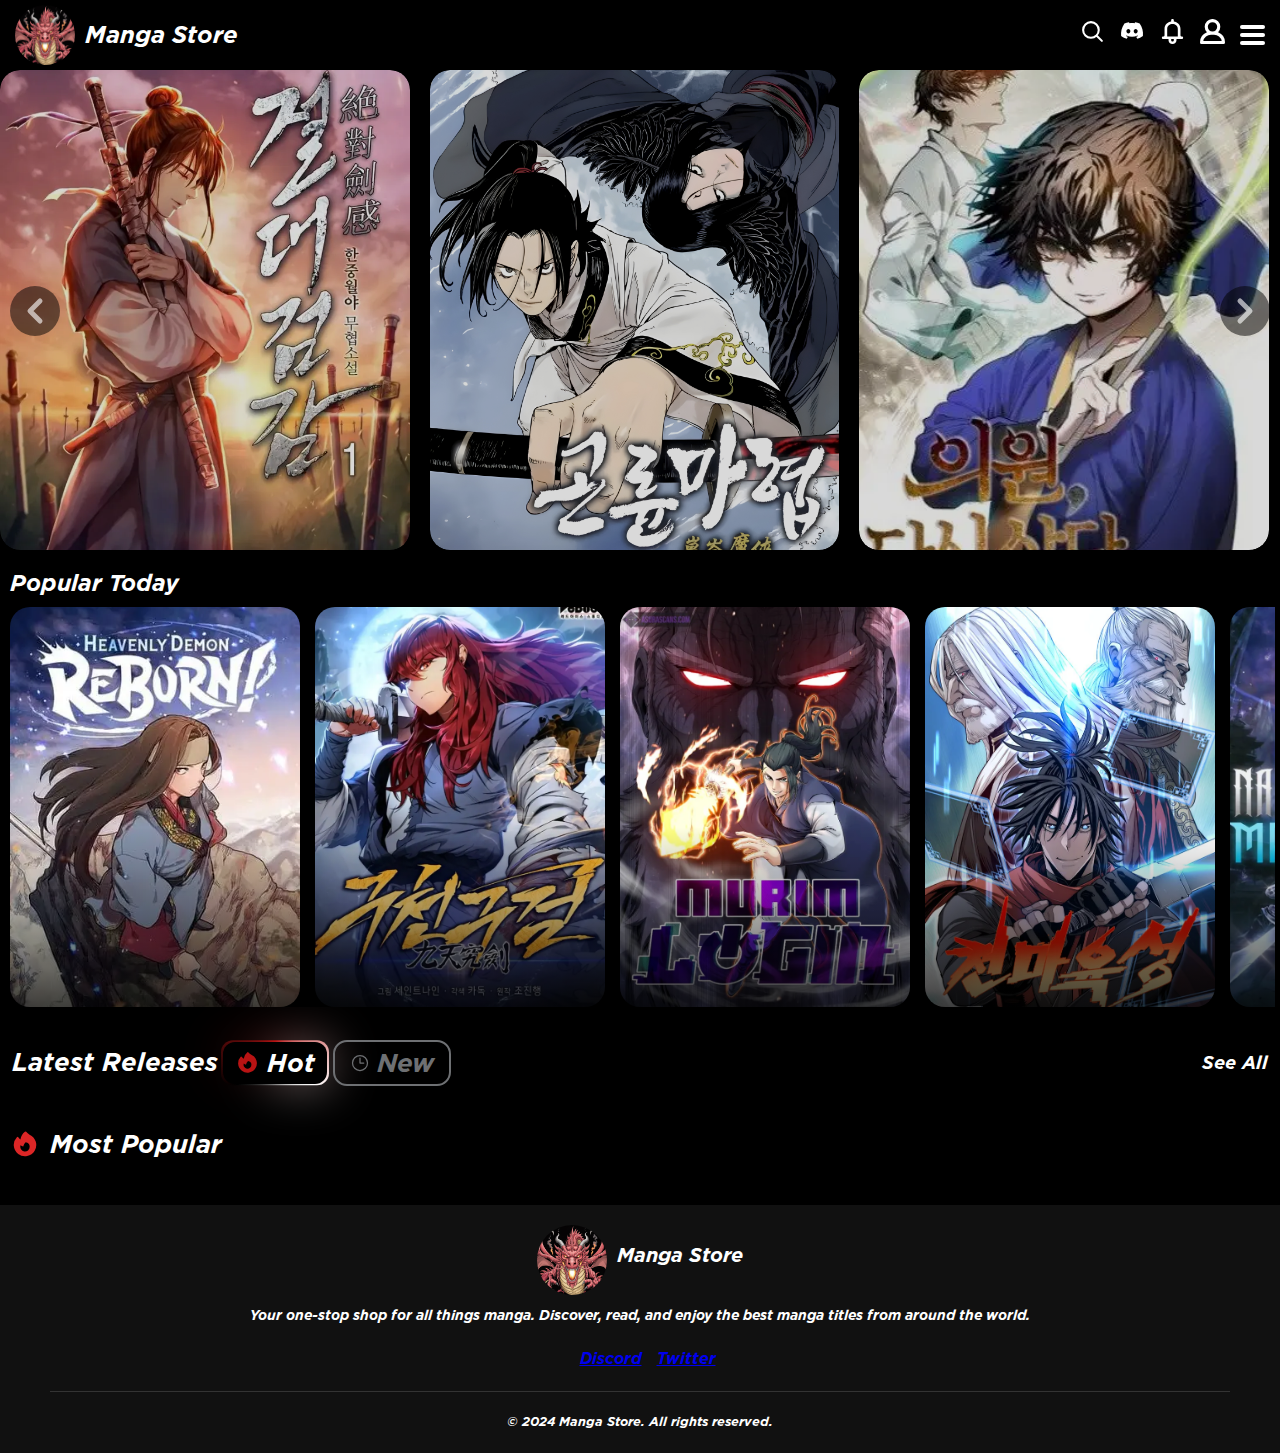
<file: index.html>
<!DOCTYPE html>
<html lang="en">

<head>
    <meta charset="UTF-8">
    <meta name="viewport" content="width=device-width, initial-scale=1.0">
    <title>Manga Store</title>
    <link rel="stylesheet" href="index.css">
</head>

<body>
    <nav>
        <div class="nav-categories">
            <div class="logo">
                <img src="../logo/Dragon.jpeg" alt="Manga Store Logo" width="100">
                <span>Manga Store</span>
            </div>
            <div class="nav-link1">
                <a href="index.html" class="home">Home</a>
                <a href="manga.html">Manga</a>
                <a href="contact.html">Contact</a>
                <a href="about.html">About</a>
                <a href="help.html">Help</a>
            </div>
        </div>
        <div class="nav-actions">
            <div class="search">
                <div class="search-icon" id="search-icon" data-type="search-icon">
                    <svg width="64px" height="64px" viewBox="0 0 24 24" fill="none" xmlns="http://www.w3.org/2000/svg">
                        <g id="SVGRepo_bgCarrier" stroke-width="0"></g>
                        <g id="SVGRepo_tracerCarrier" stroke-linecap="round" stroke-linejoin="round"></g>
                        <g id="SVGRepo_iconCarrier">
                            <path
                                d="M15.7955 15.8111L21 21M18 10.5C18 14.6421 14.6421 18 10.5 18C6.35786 18 3 14.6421 3 10.5C3 6.35786 6.35786 3 10.5 3C14.6421 3 18 6.35786 18 10.5Z"
                                stroke="#ffffff" stroke-width="2" stroke-linecap="round" stroke-linejoin="round"></path>
                        </g>
                    </svg>
                </div>
                <div class="search-overlay" id="search-overlay" data-type="search-overlay">
                    <div class="input-text">
                        <div class="inputs">
                            <input type="text" placeholder="Search manga...">
                            <svg width="64px" height="64px" viewBox="0 0 24 24" fill="none"
                                xmlns="http://www.w3.org/2000/svg">
                                <g id="SVGRepo_bgCarrier" stroke-width="0"></g>
                                <g id="SVGRepo_tracerCarrier" stroke-linecap="round" stroke-linejoin="round"></g>
                                <g id="SVGRepo_iconCarrier">
                                    <path fill-rule="evenodd" clip-rule="evenodd"
                                        d="M5.29289 5.29289C5.68342 4.90237 6.31658 4.90237 6.70711 5.29289L12 10.5858L17.2929 5.29289C17.6834 4.90237 18.3166 4.90237 18.7071 5.29289C19.0976 5.68342 19.0976 6.31658 18.7071 6.70711L13.4142 12L18.7071 17.2929C19.0976 17.6834 19.0976 18.3166 18.7071 18.7071C18.3166 19.0976 17.6834 19.0976 17.2929 18.7071L12 13.4142L6.70711 18.7071C6.31658 19.0976 5.68342 19.0976 5.29289 18.7071C4.90237 18.3166 4.90237 17.6834 5.29289 17.2929L10.5858 12L5.29289 6.70711C4.90237 6.31658 4.90237 5.68342 5.29289 5.29289Z"
                                        fill="#000"></path>
                                </g>
                            </svg>
                        </div>
                        <div class="all-svg">
                            <div class="svg-1">
                                <svg width="64px" height="64px" viewBox="0 0 24 24" fill="none"
                                    xmlns="http://www.w3.org/2000/svg">
                                    <g id="SVGRepo_bgCarrier" stroke-width="0"></g>
                                    <g id="SVGRepo_tracerCarrier" stroke-linecap="round" stroke-linejoin="round"></g>
                                    <g id="SVGRepo_iconCarrier">
                                        <path
                                            d="M15.7955 15.8111L21 21M18 10.5C18 14.6421 14.6421 18 10.5 18C6.35786 18 3 14.6421 3 10.5C3 6.35786 6.35786 3 10.5 3C14.6421 3 18 6.35786 18 10.5Z"
                                            stroke="#ffffff" stroke-width="2" stroke-linecap="round"
                                            stroke-linejoin="round"></path>
                                    </g>
                                </svg>
                            </div>
                            <div class="svg-2">
                                <svg width="64px" height="64px" viewBox="0 0 24 24" fill="none"
                                    xmlns="http://www.w3.org/2000/svg">
                                    <g id="SVGRepo_bgCarrier" stroke-width="0"></g>
                                    <g id="SVGRepo_tracerCarrier" stroke-linecap="round" stroke-linejoin="round"></g>
                                    <g id="SVGRepo_iconCarrier">
                                        <path fill-rule="evenodd" clip-rule="evenodd"
                                            d="M5.29289 5.29289C5.68342 4.90237 6.31658 4.90237 6.70711 5.29289L12 10.5858L17.2929 5.29289C17.6834 4.90237 18.3166 4.90237 18.7071 5.29289C19.0976 5.68342 19.0976 6.31658 18.7071 6.70711L13.4142 12L18.7071 17.2929C19.0976 17.6834 19.0976 18.3166 18.7071 18.7071C18.3166 19.0976 17.6834 19.0976 17.2929 18.7071L12 13.4142L6.70711 18.7071C6.31658 19.0976 5.68342 19.0976 5.29289 18.7071C4.90237 18.3166 4.90237 17.6834 5.29289 17.2929L10.5858 12L5.29289 6.70711C4.90237 6.31658 4.90237 5.68342 5.29289 5.29289Z"
                                            fill="#ffffff"></path>
                                    </g>
                                </svg>
                            </div>
                        </div>
                        <div class="search-results"></div>
                    </div>
                </div>
            </div>

            <a href="discord"><svg width="64px" height="64px" viewBox="0 0 24 24" fill="none"
                    xmlns="http://www.w3.org/2000/svg">
                    <g id="SVGRepo_bgCarrier" stroke-width="0"></g>
                    <g id="SVGRepo_tracerCarrier" stroke-linecap="round" stroke-linejoin="round"></g>
                    <g id="SVGRepo_iconCarrier">
                        <path
                            d="M18.8944 4.34399C17.5184 3.71467 16.057 3.256 14.5317 3C14.3397 3.33067 14.1263 3.77866 13.977 4.13067C12.3546 3.89599 10.7439 3.89599 9.14394 4.13067C8.9946 3.77866 8.77059 3.33067 8.58925 3C7.05328 3.256 5.59194 3.71467 4.22555 4.34399C1.46289 8.41865 0.716219 12.3973 1.08955 16.3226C2.92421 17.6559 4.6949 18.4666 6.43463 19C6.86129 18.424 7.2453 17.8053 7.57597 17.1546C6.94663 16.92 6.3493 16.632 5.7733 16.2906C5.92263 16.184 6.07197 16.0667 6.21064 15.9493C9.68796 17.5387 13.4544 17.5387 16.889 15.9493C17.0383 16.0667 17.177 16.184 17.3263 16.2906C16.7503 16.632 16.153 16.92 15.5237 17.1546C15.8543 17.8053 16.2384 18.424 16.665 19C18.4037 18.4666 20.185 17.6559 22.0101 16.3226C22.4687 11.7787 21.2837 7.83202 18.8944 4.34399ZM8.05596 13.9013C7.01061 13.9013 6.15728 12.952 6.15728 11.7893C6.15728 10.6267 6.98928 9.67731 8.05596 9.67731C9.11194 9.67731 9.97591 10.6267 9.95457 11.7893C9.95457 12.952 9.11194 13.9013 8.05596 13.9013ZM15.065 13.9013C14.0197 13.9013 13.1653 12.952 13.1653 11.7893C13.1653 10.6267 13.9983 9.67731 15.065 9.67731C16.121 9.67731 16.985 10.6267 16.9637 11.7893C16.9637 12.952 16.1317 13.9013 15.065 13.9013Z"
                            fill="#ffffff"></path>
                    </g>
                </svg></a>

            <a href="notifition.html"><svg width="64px" height="64px" viewBox="-1.5 0 20 20" version="1.1"
                    xmlns="http://www.w3.org/2000/svg" xmlns:xlink="http://www.w3.org/1999/xlink" fill="#ffffff">
                    <g id="SVGRepo_bgCarrier" stroke-width="0"></g>
                    <g id="SVGRepo_tracerCarrier" stroke-linecap="round" stroke-linejoin="round"></g>
                    <g id="SVGRepo_iconCarrier">
                        <title>notification_bell [#ffffff]</title>
                        <desc>Created with Sketch.</desc>
                        <defs> </defs>
                        <g id="Page-1" stroke="none" stroke-width="1" fill="none" fill-rule="evenodd">
                            <g id="Dribbble-Light-Preview" transform="translate(-181.000000, -720.000000)"
                                fill="#ffffff">
                                <g id="icons" transform="translate(56.000000, 160.000000)">
                                    <path
                                        d="M137.75,574 L129.25,574 L129.25,568 C129.25,565.334 131.375,564 133.498937,564 L133.501063,564 C135.625,564 137.75,565.334 137.75,568 L137.75,574 Z M134.5625,577 C134.5625,577.552 134.0865,578 133.5,578 C132.9135,578 132.4375,577.552 132.4375,577 L132.4375,576 L134.5625,576 L134.5625,577 Z M140.9375,574 C140.351,574 139.875,573.552 139.875,573 L139.875,568 C139.875,564.447 137.359,562.475 134.5625,562.079 L134.5625,561 C134.5625,560.448 134.0865,560 133.5,560 C132.9135,560 132.4375,560.448 132.4375,561 L132.4375,562.079 C129.641,562.475 127.125,564.447 127.125,568 L127.125,573 C127.125,573.552 126.649,574 126.0625,574 C125.476,574 125,574.448 125,575 C125,575.552 125.476,576 126.0625,576 L130.3125,576 L130.3125,577 C130.3125,578.657 131.739438,580 133.5,580 C135.260563,580 136.6875,578.657 136.6875,577 L136.6875,576 L140.9375,576 C141.524,576 142,575.552 142,575 C142,574.448 141.524,574 140.9375,574 L140.9375,574 Z"
                                        id="notification_bell-[#ffffff]"> </path>
                                </g>
                            </g>
                        </g>
                    </g>
                </svg></a>

            <a href="login.html"><svg fill="#ffffff" width="64px" height="64px" viewBox="0 0 96 96"
                    xmlns="http://www.w3.org/2000/svg">
                    <g id="SVGRepo_bgCarrier" stroke-width="0"></g>
                    <g id="SVGRepo_tracerCarrier" stroke-linecap="round" stroke-linejoin="round"></g>
                    <g id="SVGRepo_iconCarrier">
                        <title></title>
                        <path
                            d="M69.3677,51.0059a30,30,0,1,0-42.7354,0A41.9971,41.9971,0,0,0,0,90a5.9966,5.9966,0,0,0,6,6H90a5.9966,5.9966,0,0,0,6-6A41.9971,41.9971,0,0,0,69.3677,51.0059ZM48,12A18,18,0,1,1,30,30,18.02,18.02,0,0,1,48,12ZM12.5977,84A30.0624,30.0624,0,0,1,42,60H54A30.0624,30.0624,0,0,1,83.4023,84Z">
                        </path>
                    </g>
                </svg></a>
            <div class="hum">
                <!-- HAMBURGER BUTTON -->
                <button class="hamburger" id="hamburger" data-type="hamMenu">
                    <span></span>
                    <span></span>
                    <span></span>
                </button>
                <!-- NAV LINKS MOVED TO **LAST** ITEM -->
                <div class="nav-link2" id="navMenu" data-type="Menu">
                    <a href="index.html" class="home">Home</a>
                    <a href="manga.html">Manga</a>
                    <a href="contact.html">Contact</a>
                    <a href="about.html">About</a>
                    <a href="help.html">Help</a>
                </div>
            </div>
        </div>
    </nav>

    <main class="main-content">
        <section class="slide-container">
            <!-- <h1>Welcome to Manga Store</h1> -->

            <!-- <div class="slide-container"> -->
            <button class="slider-btn" id="prevBtn"> <svg width="50" height="50" viewBox="0 0 50 50"
                    xmlns="http://www.w3.org/2000/svg">
                    <circle cx="25" cy="25" r="25" fill="rgba(0, 0, 0, 0.5)" />
                    <polyline points="30,15 20,25 30,35" fill="none" stroke="#ffffff9c" stroke-width="5"
                        stroke-linecap="round" stroke-linejoin="round" />
                </svg>
            </button>

            <div class="slides-wrapper" id="slidesWrapper">
                <!--dynamic-->
            </div>

            <button class="slider-btn" id="nextBtn"> <svg width="50" height="50" viewBox="0 0 50 50"
                    xmlns="http://www.w3.org/2000/svg">
                    <circle cx="25" cy="25" r="25" fill="rgba(0, 0, 0, 0.5)" />
                    <polyline points="20,15 30,25 20,35" fill="none" stroke="#ffffff9c" stroke-width="5"
                        stroke-linecap="round" stroke-linejoin="round" />
                </svg>
            </button>
            <!-- </div> -->
        </section>


        <section class="popular-today">
            <h2>Popular Today</h2>
            <div class="popular-today-container">
                <!-- <button class="sli-btn" id="prevPopularBtn">&#10094;</button> -->
                <div class="wrp-group" id="popularTodayWrapper">

                    <!--dynamic-->

                </div>
                <!-- <button class="sli-btn" id="nextPopularBtn">&#10095;</button> -->
            </div>
        </section>

        <section class="latest-releases">
            <div class="m-text">
                <h2>Latest Releases</h2>
                <div class="text">
                    <div class="box-1">
                        <svg xmlns="http://www.w3.org/2000/svg" viewBox="0 0 24 24" fill="currentColor"
                            aria-hidden="true" data-slot="icon" class="w-5 h-5">
                            <path fill-rule="evenodd"
                                d="M12.963 2.286a.75.75 0 0 0-1.071-.136 9.742 9.742 0 0 0-3.539 6.176 7.547 7.547 0 0 1-1.705-1.715.75.75 0 0 0-1.152-.082A9 9 0 1 0 15.68 4.534a7.46 7.46 0 0 1-2.717-2.248ZM15.75 14.25a3.75 3.75 0 1 1-7.313-1.172c.628.465 1.35.81 2.133 1a5.99 5.99 0 0 1 1.925-3.546 3.75 3.75 0 0 1 3.255 3.718Z"
                                clip-rule="evenodd"></path>
                        </svg>
                        <h2>Hot</h2>
                    </div>
                    <div class="box-2">
                        <svg xmlns="http://www.w3.org/2000/svg" fill="none" viewBox="0 0 24 24" stroke-width="1.5"
                            stroke="currentColor" aria-hidden="true" data-slot="icon" class="h-4 w-4 text-gray-300">
                            <path stroke-linecap="round" stroke-linejoin="round"
                                d="M12 6v6h4.5m4.5 0a9 9 0 1 1-18 0 9 9 0 0 1 18 0Z"></path>
                        </svg>
                        <h2>New</h2>
                    </div>
                </div>
                <a href="manga.html">See All</a>
            </div>

            <div class="latest-releases-container" id="latestReleasesContainer">
                <!--dynamic-->
            </div>
        </section>

        <section class="Most-Popular">
            <div class="Most-Popular-head">
                <svg xmlns="http://www.w3.org/2000/svg" viewBox="0 0 24 24" fill="currentColor" aria-hidden="true"
                    data-slot="icon" class="w-5 h-5">
                    <path fill-rule="evenodd"
                        d="M12.963 2.286a.75.75 0 0 0-1.071-.136 9.742 9.742 0 0 0-3.539 6.176 7.547 7.547 0 0 1-1.705-1.715.75.75 0 0 0-1.152-.082A9 9 0 1 0 15.68 4.534a7.46 7.46 0 0 1-2.717-2.248ZM15.75 14.25a3.75 3.75 0 1 1-7.313-1.172c.628.465 1.35.81 2.133 1a5.99 5.99 0 0 1 1.925-3.546 3.75 3.75 0 0 1 3.255 3.718Z"
                        clip-rule="evenodd"></path>
                </svg>
                <h2>Most Popular</h2>
            </div>
            <div class="Most-Popular-container" id="mostPopularContainer">
                <!------dynamic------->
            </div>
        </section>

        <section class="footer">
            <div class="footer-content">
                <div class="footer-section about">
                    <div class="footer-logo">
                        <img src="../logo/Dragon.jpeg" alt="Manga Store Logo" width="100">
                        <h2>Manga Store</h2>
                    </div>
                    <p>Your one-stop shop for all things manga. Discover, read, and enjoy the best manga titles from
                        around the world.</p>
                </div>
                <div class="footer-section-links">
                    <a href="https://facebook"></a>
                    <a href="https://discord.com/invite/yourserver" target="_blank">Discord</a>
                    <a href="https://twitter.com/yourprofile" target="_blank">Twitter</a>
                </div>
            </div>
            <div class="footer-bottom">
                &copy; 2024 Manga Store. All rights reserved.
            </div>
        </section>
    </main>
    <script src="item.js"></script>
    <script src="dynamic.js"></script>
    <script src="main.js"></script>
    <script src="ham.js"></script>
</body>

</html>
</file>
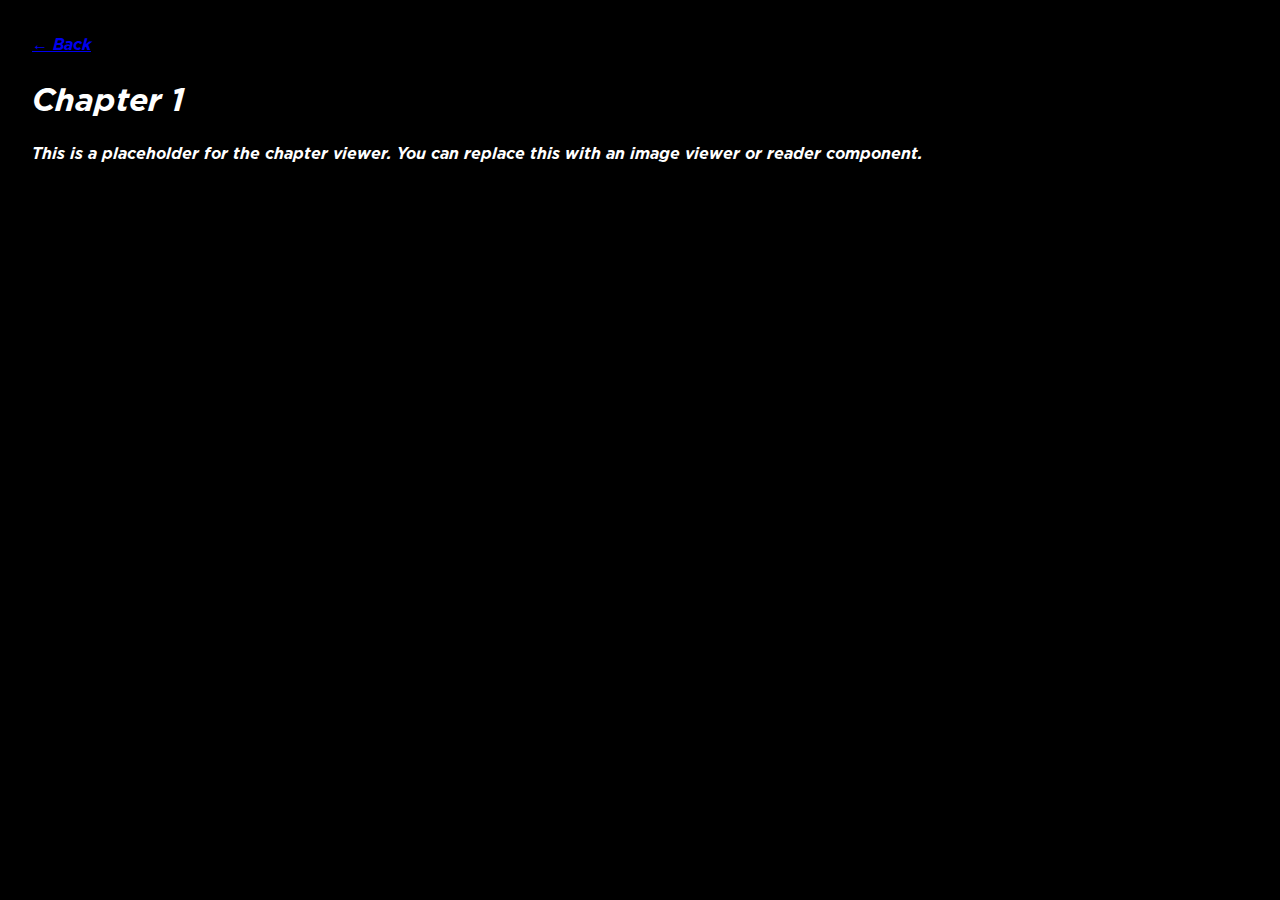
<file: pages/chapter.html>
<!DOCTYPE html>
<html lang="en">
<head>
  <meta charset="utf-8" />
  <meta name="viewport" content="width=device-width, initial-scale=1" />
  <title>Chapter</title>
  <link rel="stylesheet" href="../index.css">
  <style>
    .chapter-reader { padding: 2rem; font-family: sans-serif; }
    .chapter-reader h1 { margin-bottom: 1rem; }
    .back { margin-bottom: 1rem; display:inline-block }
  </style>
</head>
<body>
  <div class="chapter-reader">
    <a class="back" href="../index.html">← Back</a>
    <h1 id="chapter-title">Chapter</h1>
    <p id="chapter-meta"></p>
    <div id="chapter-content">This is a placeholder for the chapter viewer. You can replace this with an image viewer or reader component.</div>
  </div>

  <script src="../item.js"></script>
  <script>
    (function(){
      const params = new URLSearchParams(window.location.search);
      const mangaId = params.get('mangaId');
      const chapter = params.get('chapter');

      let manga = null;
      if (typeof MANGA_DATA !== 'undefined' && mangaId !== null) {
        const idx = parseInt(mangaId, 10);
        if (!Number.isNaN(idx) && MANGA_DATA[idx]) manga = MANGA_DATA[idx];
      }

      const titleEl = document.getElementById('chapter-title');
      const metaEl = document.getElementById('chapter-meta');
      const contentEl = document.getElementById('chapter-content');

      if (manga) {
        titleEl.textContent = `${manga.title} - Chapter ${chapter || '1'}`;
        metaEl.textContent = `Author: ${manga.author || 'Unknown'} • Status: ${manga.status || 'Unknown'}`;
        // demo content: show cover image then placeholder text
        contentEl.innerHTML = `<img src="../${manga.Image}" alt="${manga.title} cover" style="max-width:280px;display:block;margin-bottom:1rem">` +
          `<p>Content placeholder for ${manga.title} chapter ${chapter || '1'}. Replace with your viewer (images or pages).</p>`;
      } else {
        titleEl.textContent = `Chapter ${chapter || '1'}`;
        metaEl.textContent = '';
      }
    })();
  </script>
</body>
</html>
</file>
<file: index.css>
@font-face {
    font-family: "Gotham";
    src: url(/Gotham/Gotham-BoldItalic.otf);
    font-weight: 300;
    font-style: italic;
}

* {
    margin: 0;
    padding: 0;
    box-sizing: border-box;
    font-family: "Gotham";
}

:root {
    --primary-color: #dc2626;
    --secondary-color: #111111;
    --text-color: #fff;
    --background-color: #000000;
    font-size: 16px;
}

body {
    background-color: #000000;
    color: #fff;
    line-height: 1.6;
}

nav {
    display: flex;
    justify-content: space-between;
    align-items: center;
    background-color: #000000;
    padding: 10px 40px;
}

.logo {
    display: flex;
    align-items: center;
    gap: 10px;
    font-size: 2rem;
    font-weight: 300;
    color: #fff;
    padding: 0 25px 0 5px;
}

.logo img {
    width: 50px;
    height: 50px;
    border-radius: 50%;
    object-fit: cover;
}

.nav-categories {
    display: flex;
    gap: 25px;
    font-size: 16px;
    color: #fff;
}

.nav-link1 {
    display: flex;
    align-items: center;
}

/* BASE styles for ALL nav links */
.nav-link1 a {
    position: relative;
    color: #fff;
    text-decoration: none;
    padding: 12px 12px;
}

.nav-link1 a::after {
    content: "";
    position: absolute;
    bottom: 0;
    left: 0;
    height: 4px;
    width: 0;
    border-radius: 5px;
    background-color: #fff;
    transition: width 0.3s ease;
}

.nav-link1 a:hover::after {
    width: 95%;
}

/* HOME special */
.nav-link1 .home {
    color: #fff !important;
    font-weight: bold;
}

.nav-link1 .home::before {
    content: "";
    position: absolute;
    bottom: 0;
    left: 0;
    height: 4px;
    width: 90%;
    background-color: #ff0606;
    border-radius: 3px;
}

.nav-link1 .home::after {
    background-color: #fff !important;
}

/* Right side  */
.nav-actions {
    display: flex;
    gap: 8px;
    font-size: 16px;
    color: #fff;
    align-items: center;
}

.nav-actions a {
    color: #fff;
    text-decoration: none;
    padding: 12px 5px;
}

.nav-actions a:hover {
    color: #f6f8f8;
}

.nav-actions a svg {
    width: 25px;
    height: 25px;
}

.search {
    padding: 12px 5px;
}

.search-icon {
    cursor: pointer;
}

.search-icon svg {
    width: 25px;
    height: 25px;
}

/* -------------------- SEARCH OVERLAY -------------------- */

.search-overlay {
    display: none;
    position: absolute;
    top: 0;
    right: 0;
    background: #00000070;
    padding: 15px;
    z-index: 999;
    width: 100%;
    height: 100%;
}

.search-overlay.active {
    display: flex;
    flex-direction: column;
    align-items: center;
    justify-content: start;
    /* ✔ full screen center */
}

/* ------------ INPUT CONTAINER ------------ */

.input-text {
    width: 55%;
    background-color: #b81313;
    display: grid;
    grid-template-areas: "input buttons"
                         "results results";
    grid-template-columns: 8fr 1fr;
    /* display: flex;
    align-items: start;
    justify-content: center; */
    position: relative;
    top: 55px;
    padding: 20px;
    gap: 0 15px;
    border-radius: 12px;
    height: 50%;
}

/* ------------ INPUT + CLEAR BUTTON ------------ */

.inputs {
    grid-area: input;
    position: relative;
    width: 100%;
    display: flex;
    align-items: center;
}

.inputs input {
    width: 100%;
    padding: 18px 15px;
    border: none;
    border-radius: 24px;
    font-size: 1rem;
    background: #fff;
    color: #000;
}

.inputs svg {
    width: 30px;
    height: 30px;
    position: absolute;
    right: 10px;
    cursor: pointer;
    padding: 5px;
    border-radius: 50%;
    /* background-color: #000; */
    /* color: #000000; */
    display: none;
}


/* ------------ TWO BUTTONS BELOW INPUT ------------ */

.all-svg {
    grid-area: buttons;
    display: flex;
    gap: 10px;
    align-items: center;
    margin: 5px 0 0 0;
}

.all-svg svg {
    width: 40px;
    height: 40px;
    cursor: pointer;
    color: #fff;
    padding: 5px;
    background-color: #ee0000;
    border-radius: 50%;
}

.all-svg .svg-2 svg {
    background-color: #000000;
}

/* ------------ SEARCH-RUSELT BELOW INPUT ------------ */

.search-results {
    grid-area: results;
    /* margin-top: 20px; */
    color: white;
    font-size: 1rem;
}

.result-item {
    padding: 10px;
    background: #111;
    border-radius: 8px;
}


.hamburger {
    width: 35px;
    height: 30px;
    display: none;
    flex-direction: column;
    justify-content: space-between;
    background: none;
    border: none;
    cursor: pointer;
    padding: 5px;
}

.hamburger span {
    height: 4px;
    width: 100%;
    background: #fff;
    border-radius: 3px;
    transition: 0.3s;
}

.nav-link2 {
    display: none;
}


/* main-content */
.main-content {}

/*Hero section*/
/* .hero {
    background-color: #dc2626;
    height: 70vh;
    color: #fff;
    margin: 10px 0;
    width: 100%;
}
.hero h1 {
    margin: 0 0 0 5px;
    font-size: 1.5rem;
} */

.slide-container {
    position: relative;
    width: 100%;
    /* overflow: hidden; */
    width: 100%;
    margin: 0 auto;
    height: auto;
    background-color: #000;
    /* scroll-behavior: smooth; */
}

.slides-wrapper {
    display: flex;
    transition: transform 0.5s ease-in-out;
    gap: 20px;
    /* width: 100%; */
    overflow-x: auto;
    scroll-snap-type: x mandatory;
    scroll-behavior: smooth;
    scrollbar-width: 0;
}

.slides-wrapper::-webkit-scrollbar {
    display: none;
}

.slides-wrapper.dragging {
    scroll-snap-type: none;
    /* scroll-behavior: auto; */
}

.slides-wrapper.dragging.slide-item {
    cursor: grab;
    user-select: none;
}

.no-transition {
    scroll-behavior: auto;
}

.slide-item {
    scroll-snap-align: start;
    min-width: 32vw;
    flex-shrink: 0;
    height: 480px;
    border-radius: 20px;
    overflow: hidden;
    position: relative;
}


/* black overlay to improve text contrast without changing markup */
.slide-item::before {
    content: "";
    position: absolute;
    inset: 0;
    /* top:0; right:0; bottom:0; left:0; */
    background: rgba(0, 0, 0, 0.15);
    /* tweak opacity to taste */
    z-index: 2;
    pointer-events: none;
    border-radius: inherit;
}


.slide-item img {
    width: 100%;
    height: 480px;
    object-fit: cover;
    border-radius: 20px;
    display: block;
    z-index: 1;
}

.slide-item p {
    width: 35%;
    position: absolute;
    z-index: 99;
    top: 5%;
    left: 3%;
    padding: 5px 10px;
    display: flex;
    align-items: center;
    gap: 8px;
    color: #fff;
    font-weight: bold;
    font-size: 0.9rem;
    background-color: rgba(255, 255, 255, 0.1);
    /* semi-transparent */
    backdrop-filter: blur(10px);
    /* blur background behind it */
    -webkit-backdrop-filter: blur(10px);
    border: 1px solid rgba(255, 255, 255, 0.2);
    /* subtle border */
    border-radius: 15px;
}

.status-light {
    display: inline-block;
    /* makes the span render as a block inside text */
    width: 12px;
    /* visible size */
    height: 12px;
    /* visible size */
    border-radius: 50%;
    /* makes it circular */
    margin-right: 8px;
    /* space between light and text */
    vertical-align: middle;
    /* align with text */
    animation: blink 2s infinite;
}

@keyframes blink {

    0%,
    50%,
    100% {
        opacity: 1;
    }

    25%,
    75% {
        opacity: 0;
    }
}



.slide-item h2 {
    max-width: 400px;
    width: 80%;
    position: absolute;
    top: 65%;
    left: 50%;
    transform: translate(-50%, -50%);
    text-align: center;
    overflow-wrap: break-word;
    color: #fff;
    text-shadow:
        -1px -1px 0 black,
        1px -1px 0 black,
        -1px 1px 0 black,
        1px 1px 0 black;
    font-size: 2rem;
    z-index: 99;
    line-height: 1.1;
}

.genre-list {
    max-width: 400px;
    width: 80%;
    position: absolute;
    top: 75%;
    left: 50%;
    transform: translateX(-50%);
    display: flex;
    justify-content: center;
    flex-wrap: wrap;
    gap: 10px;
    z-index: 99;
}

.genre-list span {
    background-color: rgba(230, 9, 9, 0.5);
    color: #fff;
    padding: 5px 8px;
    border-radius: 12px;
    font-size: 0.9rem;
    border: 2px solid #da1313;
}

/* Navigation buttons */
.slider-btn {
    position: absolute;
    top: 45%;
    /* transform: translateY(-50%); */
    background: none;
    /* color: #fff; */
    border: none;
    font-size: 2rem;
    cursor: pointer;
    /* padding: 10px 15px; */
    z-index: 10;
    /* border-radius: 50%; */
    /* transition: background 0.3s; */
}

.slider-btn:hover {
    /* background: rgba(255, 255, 255, 0.2); */
}

#prevBtn {
    left: 10px;
}

#nextBtn {
    right: 10px;
}

/* ------------ POPULAR TODAY SECTION ------------ */
.popular-today {
    margin: 15px 0;
    padding: 0 5px;
    height: auto;
}

.wrp-group {
    display: flex;
    width: fit-content;
    /* animation: spin 10s linear infinite; */
    gap: 5px;
}

.wrp-group:hover {
    animation-play-state: paused;
}

.popular-today h2 {
    font-size: 1.45rem;
    margin-bottom: 5px;
    padding: 0 5px;
}

.popular-today-container {
    position: relative;
    width: 100%;
    overflow: hidden;
    max-width: 1540px;
    margin: 0 auto;
    height: 460px;
    height: auto;
    background-color: #000;
}

.popular-today-wrapper {
    display: flex;
    align-items: center;
    /* transition: transform 0.5s ease-in-out; */
    width: fit-content;
    background-color: #000000;
    /* height: 55vh; */
    flex-shrink: 0;
    gap: 5px;
}

.popular-today-wrapper::-webkit-scrollbar {
    display: none;
}

.popular-today-item {
    position: relative;
    min-width: 300px;
    flex-shrink: 0;
    flex: 0 0 300px;
    height: 400px;
    border-radius: 20px;
    overflow: hidden;
    padding: 0 5px;
    transition: transform 0.3s ease-in-out;
}
.popular-today-item h2 {
   max-width: 400px;
    width: 80%;
    position: absolute;
    bottom: 5%;
    left: 50%;

    transform: translate(-50%, 0) scale(1);
    transition: transform 0.3s ease-in-out;

    text-align: center;
    overflow-wrap: break-word;
    color: #fff;
    text-shadow: -1px -1px 0 black, 1px -1px 0 black, -1px 1px 0 black, 1px 1px 0 black;
    font-size: 1.3rem;
    z-index: 99;
    line-height: 1.1;
}

.popular-today-item::after {
    content: '';
    position: absolute;
    left: 0;
    bottom: 0;
    width: 100%;
    height: 45%;

    background: linear-gradient(
        to top,
        rgba(0, 0, 0, 0.75),
        rgba(0, 0, 0, 0.35),
        transparent
    );
}

.popular-today-item:hover {
    transform: rotateX(25deg);
}
.popular-today-item:hover h2 {
    transform: translate(-50%, -100%) scale(1.1);
}


.popular-today-item:hover::after {
    content: '';
    height: 55%;
    background: linear-gradient(
        to top,
        rgba(0, 0, 0, 0.85),
        rgba(0, 0, 0, 0.45),
        transparent
    );
}

.flag-rating {
    position: absolute;
    display: flex;
    justify-content: space-around;
    align-items: center;
    height: 30px;
    gap: 120px;
    width: 100%;
    bottom: 25px;
    z-index: 99;
    
    opacity: 0;
    transform: translateY(20px); 
    transition: all 0.4s ease-in-out; 
}
.popular-today-item:hover .flag-rating {
    opacity: 1;
    transform: translateY(0);
}
.popular-today-item .flag-rating img {
    width: 30px;
    height: 30px;
}


@keyframes spin {
    from {
        transform: translateX(0);
    }

    to {
        transform: translateX(-50%);
    }
}

.popular-today-item img {
    width: 100%;
    height: 100%;
    object-fit: cover;
    border-radius: 20px;
}

/* Navigation buttons */
.sli-btn {
    position: absolute;
    top: 50%;
    transform: translateY(-50%);
    background: rgba(0, 0, 0, 0.5);
    color: #fff;
    border: none;
    font-size: 2rem;
    cursor: pointer;
    padding: 10px 15px;
    z-index: 10;
    border-radius: 50%;
    transition: background 0.3s;
}

.sli-btn:hover {
    background: rgba(255, 255, 255, 0.2);
}

#prevPopularBtn {
    left: 10px;
}

#nextPopularBtn {
    right: 10px;
}

/*Latest Releases*/
.latest-releases {
    display: grid;
    grid-template-areas: "m-text"
        "latest-releases-container";
    justify-content: center;
}

.m-text {
    grid-area: m-text;
    display: grid;
    grid-template-areas: "h2 text a";
    grid-template-columns: 1fr 5fr 1fr;
    align-items: center;
    margin: 20px 0;
    padding: 0 5px;
}

.m-text h2 {
    grid-area: h2;
    font-size: 1.6rem;
    margin: 0 0 0 5px;
}

.text {
    grid-area: text;
    display: flex;
    gap: 0.5rem;
    align-items: center;
    justify-self: start;
    font-size: 1.35rem;
}

.box-1 {
    display: flex;
    align-items: center;
    /* border: 2px solid #da1313; */
    position: relative;
    border-radius: 12px;
    padding: 0 12px;
    gap: 2px;
    margin: 0 0 0 5px;
    background-color: #000;
}

@property --angle {
    syntax: "<angle>";
    initial-value: 0deg;
    inherits: false;
}
.box-1::after, .box-1::before {
    content: "";
    position: absolute;
    height: 100%;
    width: 100%;
    background-image: conic-gradient(from var(--angle), #b81313, #fff, #000, #b81313);
    top: 50%;
    left: 50%;
    translate: -50% -50%;
    padding: 2px;
    border-radius: 12px;
    z-index: -1;
    animation: spin-angle 1.5s linear infinite;
}
.box-1::before {
    filter: blur(1.5rem);
    opacity: 0.5;
}
@keyframes spin-angle {
    from {
        --angle: 0deg;
    }
    to {
        --angle: 360deg;
    }
}

.box-1 h2 {
    font-weight: bold;
    font-size: 1.2em;
    color: #fff;
}

.box-1 svg {
    width: 25px;
    height: 25px;
    color: #b81313;
    animation: blink 2s infinite;
}
@keyframes blink {
    0%,
    50%,
    100% {
        opacity: 1;
    }

    25%,
    75% {
        opacity: 0;
    }
}    

.box-2 {
    display: flex;
    align-items: center;
    border-radius: 12px;
    outline: 2px solid #6e7073;
    padding: 0 10px;
    gap: 2px;
    color: #6e7073;
    padding: 0 15px;
    transition: all 0.3s ease-in-out;
}

.box-2:hover {
    color: #fff;
    border: 0;
    outline: 2px solid #b81313;
    outline-offset: 3px;
    cursor: pointer;
}

.box-2 svg {
    width: 20px;
    height: 20px;
    vertical-align: middle;
}

.box-2 h2 {
    font-weight: normal;
    font-size: 1.2em;
}

.m-text a {
    grid-area: a;
    color: #fff;
    text-decoration: none;
    font-size: 1.15rem;
    font-weight: bold;
    justify-self: end;
    margin: 0 5px 0 0;
}

.latest-releases-container {
    display: flex;
    gap: 10px;
    padding: 0 15px;
    flex-wrap: wrap;
    height: auto;
}

.latest-releases-item {
    flex: 0 0 48vw;
    height: 360px;
    border-radius: 20px;
    overflow: hidden;
    display: flex;
    position: relative;
}

.latest-releases-item:hover {
    outline: 4px solid #b8131369;
    transition: transform 0.3s ease-in-out;
}

.img-card {
    width: 35%;
    height: 100%;
    background-color: brown;
}

.img-card img {
    width: 100%;
    height: 100%;
    object-fit: cover;
}
.flag {
    position: absolute;
    top: 10px;
    left: 10px;
    width: 30px;
    height: 20px;
    border: 2px solid #fff;
    border-radius: 4px;
    object-fit: cover;
    box-shadow: 0 0 5px rgba(0, 0, 0, 0.5);
    z-index: 99;
}


.manga-data {
    padding: 10px;
    width: 65%;
    display: flex;
    flex-direction: column;
    overflow-y: auto;
    background-color: hsl(222deg 26.32% 7.45%);
    color: #fff;
}

.manga-data h3 {
    font-size: 1.19rem;
    margin-bottom: 10px;
}

.chapter-data {
    /* margin: 10px; */
}

.chapter {
    border: 2px solid #433d3d;
    padding: 10px 10px;
    margin: 5px 0;
    border-radius: 8px;
    background-color: hsl(226.67deg 15.79% 11.18%);
    color: hsl(180deg 85.71% 91.76%);
    display: flex;
    justify-content: space-between;
    font-size: 1rem;
}
.chapter-data .chapter:hover {
    background-color: #b81313;
    border-color: #b81313;
    cursor: pointer;
    color: #000;
    transition: all 0.3s ease-in-out;
}

/* Most Popular Section */
.Most-Popular {
    margin: 20px 0;
    padding: 0 5px;
}

.Most-Popular-head {
    display: flex;
    align-items: center;
    gap: 10px;
    margin: 20px 0;
    padding: 0 5px;
}

.Most-Popular-head svg {
    width: 30px;
    height: 30px;
    vertical-align: middle;
    color: #dc2626;
    animation: burning 2s infinite;
}
@keyframes burning {
    0%,
    50%,
    100% {
        opacity: 1;
    }
    25%,
    75% {
        opacity: 0;
    }
}

.Most-Popular-head h2 {
    font-size: 1.6rem;
}

.Most-Popular-container {
    display: flex;
    gap: 10px;
    padding: 0 15px;
    justify-content: center;
    flex-wrap: wrap;
}

.Most-Popular-item {
    position: relative;
    min-width: 250px;
    height: 180px;
    border-radius: 20px;
    overflow: hidden;
    cursor: pointer;
    flex: 0 0 465px;
    /* background-color: rgb(10 10 10); */
    background-color: #000000;
    display: grid;
    grid-template-areas: "img rank title";
    grid-template-columns: 1fr auto 2fr;
    gap: 10px;
    transition: transform 0.3s ease-in-out;
}

/* thin white streak */
.Most-Popular-item::after {
    content: "";
    position: absolute;
    top: 0;
    left: -40%;
    width: 30%;
    height: 100%;
    background: linear-gradient(
        90deg,
        transparent,
        rgba(255, 255, 255, 0.075),
        transparent
    );
    transform: translateX(0);
    transition: transform 1s ease;
    pointer-events: none;
}

/* hover effects */
.Most-Popular-item:hover {
    transform: scale(1.03);
     box-shadow: 0 0 30px rgba(255, 255, 255, 0.15);
}

/* move streak right → left */
.Most-Popular-item:hover::after {
    transform: translateX(500%);
}

.Most-Popular-item img {
    grid-area: img;
    width: 140px;
    height: 180px;
    object-fit: cover;
    border-radius: 25px;
    transition:
        transform 0.3s ease-in-out,
        box-shadow 0.3s ease-in-out;
    pointer-events: none; /* IMPORTANT */
}

/* image reacts ONLY when card is hovered */
.Most-Popular-item:hover img {
    box-shadow: 0 0 30px rgba(255, 255, 255, 0.274);
}

.rank {
    grid-area: rank;
    font-size: 2.0rem;
    line-height: 2.5rem;
    font-weight: 800;
    position: relative;
    top: 10px;
}

.rank h2 {
    border-right: 2px solid red;
    padding-right: 15px;
}

.d-t {
    grid-area: title;
    display: flex;
    flex-direction: column;
    gap: 20px;
    margin: 5px 0 0 0;
}

.titel {
    height: auto;
}

.titel h3 {
    position: relative;
    font-size: 1.375rem;
}

.genre {
    display: flex;
    gap: 5px;
    position: relative;
    flex-wrap: wrap;
}

.genre span {
    background-color: rgb(40 19 19);
    color: #fff;
    padding: 5px 4px;
    border-radius: 12px;
    white-space: nowrap;
    border: 2px solid rgb(180, 32, 32);
    font-size: 0.875rem;
}

/* Footer Section */
.footer {
    background-color: #111111;
    color: #fff;
    padding: 20px 50px;
    margin-top: 20px;
}

.footer-logo {
    display: flex;
    justify-content: center;
    align-items: center;
    gap: 10px;
    margin-bottom: 10px;
}

.footer-logo img {
    width: 70px;
    height: 70px;
    border-radius: 50%;
    object-fit: cover;
}

.footer-section {
    margin-bottom: 20px;
}

.footer-section h2 {
    font-size: 1.25rem;
    margin-bottom: 10px;
}

.footer-section p {
    font-size: 0.875rem;
    line-height: 1.5;
    text-align: center;
}

.footer-section-links {
    display: flex;
    justify-content: center;
    gap: 15px;
    margin-bottom: 20px;
}

.footer-bottom {
    text-align: center;
    font-weight: 600;
    font-size: 0.8rem;
    padding-top: 20px;
    border-top: 1px solid #333333;
}

@media (max-width: 1280px) and (min-width: 1023px) {

    nav {
        padding: 5px 10px;
    }

    .logo span {
        font-size: 1.5rem;
    }

    .logo img {
        width: 60px;
        height: 60px;
    }

    .nav-actions {
        gap: 5px;
    }

    .nav-actions a svg {
        width: 25px;
        height: 25px;
    }

    .nav-link1 {
        display: none;
        /* hide main nav links */
    }

    .hamburger {
        display: flex;
        flex-direction: column;
        justify-content: space-between;
        cursor: pointer;
    }

    .nav-link2 {
        position: fixed;
        top: 60px;
        right: 0;
        flex-direction: column;
        background: #000000e8;
        height: 100%;
        width: 100%;
        padding: 15px 20px;
        border: 1px solid #333;
        /* border-radius: 10px; */
        display: none;
        /* hidden initially */
        gap: 10px;
        z-index: 999;
        transition: all 0.3s ease;
    }

    .nav-link2 a {
        position: relative;
        color: #fff;
        text-decoration: none;
        padding: 12px 12px;
        text-align: center;
        font-size: 1.5rem;
    }

    .nav-link2 a::after {
        content: "";
        position: absolute;
        bottom: 0;
        left: 25%;
        text-align: center;
        height: 4px;
        width: 0;
        border-radius: 5px;
        background-color: #fff;
        transition: width 0.3s ease;
    }

    .nav-link2 a:hover::after {
        width: 50%;
    }

    /* Make HOME text white + bold */
    .nav-link2 .home {
        color: #fff !important;
        font-weight: bold;
    }

    /* Fixed red underline ALWAYS visible */
    .nav-link2 .home::before {
        content: "";
        position: absolute;
        bottom: 0;
        left: 25%;
        height: 4px;
        width: 50%;
        background-color: #ff0606;
        border-radius: 3px;
    }

    /* Hover underline for Home should be white */
    .nav-link2 .home::after {
        background-color: #fff !important;
    }

    .nav-link2.active {
        display: flex;
    }

    /* Optional: Animate hamburger into an X when active */
    .hamburger.active span:nth-child(1) {
        transform: rotate(45deg) translate(5px, 5px);
    }

    .hamburger.active span:nth-child(2) {
        opacity: 0;
    }

    .hamburger.active span:nth-child(3) {
        transform: rotate(-45deg) translate(6px, -6px);
    }

    .m-text {
        grid-template-columns: 1fr 4fr 1fr;
    }

    .latest-releases-item {
        flex: 0 0 47.5vw;
        height: 340px;
    }

    .img-card {
        width: 32%;
    }

    .manga-data {
        width: 68%;
    }

    .manga-data h3 {
        font-size: 1.25rem;
    }

    .chapter {
        margin: 0 0 5px;
        padding: 9px 10px;
        width: auto;
        height: 38px;
        font-size: 1.125rem;
        align-items: center;
    }

    .Most-Popular-head h2 {
        font-size: 1.6rem;
    }

    .Most-Popular-item {
        flex: 0 0 615px;
        height: auto;
        grid-template-columns: 1fr auto 4fr;
    }

    .d-t {
        width: auto;
        height: 102px;
    }

    .titel {
        height: auto;
    }

    .titel h3 {
        font-size: 1.5rem;
    }

    .genre span {
        color: #FAFAFA;
        font-size: 0.9375rem;
        padding: 0 12px;
        font-family: monospace;
    }
}

@media (max-width: 1024px) and (min-width: 769px) {
    .nav-link1 {
        display: none;
        /* hide main nav links */
    }

    .hamburger {
        display: flex;
        flex-direction: column;
        justify-content: space-between;
        cursor: pointer;
    }

    .m-text {
        grid-template-columns: 2fr 4fr 1fr;
    }

    .latest-releases-item {
        flex: 0 0 96vw;
        height: 320px;
    }

    .img-card {
        width: 30%;
    }

    .manga-data {
        width: 70%;
    }

    .manga-data h3 {
        font-size: 16px;
    }

    .Most-Popular-item {
        flex: 0 0 385px;
        height: auto;
        grid-template-columns: 1fr auto 4fr;
    }

    .d-t {
        width: auto;
        height: 96px;
    }

    .titel {
        height: auto;
    }

    .titel h3 {
        font-size: 20px;
    }

    .genre span {
        color: #FAFAFA;
        font-size: 12px;
        padding: 0 10px;
        font-family: monospace;
    }
}


/* MOBILE RESPONSIVE NAV */
@media (max-width: 768px) {
    :root {
        font-size: 15px;
    }

    nav {
        padding: 5px 10px;
    }

    .logo span {
        font-size: 1.1rem;
    }

    .logo img {
        width: 40px;
        height: 40px;
    }

    .nav-actions {
        gap: 5px;
    }

    .nav-actions a svg {
        width: 20px;
        height: 20px;
    }

    .nav-link1 {
        display: none;
        /* hide main nav links */
    }

    .hamburger {
        display: flex;
        flex-direction: column;
        justify-content: space-between;
        cursor: pointer;
    }

    .nav-link2 {
        position: fixed;
        top: 60px;
        right: 0;
        flex-direction: column;
        background: #000000e8;
        height: 100%;
        width: 100%;
        padding: 15px 20px;
        border: 1px solid #333;
        /* border-radius: 10px; */
        display: none;
        /* hidden initially */
        gap: 10px;
        z-index: 999;
        transition: all 0.3s ease;
    }

    .nav-link2 a {
        position: relative;
        color: #fff;
        text-decoration: none;
        padding: 12px 12px;
        text-align: center;
    }

    .nav-link2 a::after {
        content: "";
        position: absolute;
        bottom: 0;
        left: 25%;
        text-align: center;
        height: 4px;
        width: 0;
        border-radius: 5px;
        background-color: #fff;
        transition: width 0.3s ease;
    }

    .nav-link2 a:hover::after {
        width: 50%;
    }

    /* Make HOME text white + bold */
    .nav-link2 .home {
        color: #fff !important;
        font-weight: bold;
    }

    /* Fixed red underline ALWAYS visible */
    .nav-link2 .home::before {
        content: "";
        position: absolute;
        bottom: 0;
        left: 25%;
        height: 4px;
        width: 50%;
        background-color: #ff0606;
        border-radius: 3px;
    }

    /* Hover underline for Home should be white */
    .nav-link2 .home::after {
        background-color: #fff !important;
    }

    .nav-link2.active {
        display: flex;
    }

    /* Optional: Animate hamburger into an X when active */
    .hamburger.active span:nth-child(1) {
        transform: rotate(45deg) translate(5px, 5px);
    }

    .hamburger.active span:nth-child(2) {
        opacity: 0;
    }

    .hamburger.active span:nth-child(3) {
        transform: rotate(-45deg) translate(6px, -6px);
    }

    .slide-container {
        height: 400px;
    }

    .slides-wrapper {
        gap: 10px;
    }

    .slide-item {
        min-width: 375px;
        height: 400px;
        /* box-shadow: 0 4px 8px rgba(0, 0, 0, 0.3); */
    }

    .slide-item img {
        width: 100%;
        height: 100%;
    }

    .popular-today-container {
        height: auto;
    }

    .popular-today-item {
        min-width: 200px;
        flex: 0 0 200px;
        height: 300px;
    }

    .img-card {
        width: 30%;
        height: 100%;
    }

    .manga-data {
        width: 70%;
    }

    .m-text {
        grid-template-columns: 2fr 4fr 1fr;
    }


    .latest-releases-item {
        flex: 0 0 96vw;
        height: 300px;
    }

    .Most-Popular-item {
        flex: 0 0 90vw;
        height: 150px;
        grid-template-areas:
            "img rank title";
        grid-template-columns: 1fr auto 4fr;
    }

    .Most-Popular-item img {
        width: 120px;
        height: 150px;
    }

    .rank {
        font-size: 1.5rem;
        line-height: 1.75rem;
    }

    .titel h3 {
        font-size: 1.2rem;
    }
}

@media (min-width: 481px) and (max-width: 767px) {
    .hero {
        height: 50vh;
    }

    .nav-logo h1 {
        font-size: 22px;
    }

    .nav-categories a {
        display: none;
    }

    .slide-item {
        min-width: 80vw;
        height: 400px;
        scroll-snap-align: center;
    }

}

@media (max-width: 480px) {
    :root {
        font-size: 14px;
    }

    .nav-logo h1 {
        font-size: 20px;
    }

    .nav-categories a {
        display: none;
    }

    .search {

    }
    .input-text {
        width: 98%;
        height: 80%;
        top: 52px;
    }
    .inputs {
        align-items: flex-start;
    }
    .all-svg {
        align-items: flex-start;
    }

    .hero {
        height: 250px;
    }

    .slide-container {
        height: 300px;
    }

    .slides-wrapper {}

    .slide-item {
        min-width: 300px;
        height: 300px;
        scroll-snap-align: center;
    }

    .slide-item img {
        width: 100%;
        height: 100%;
    }

    .slide-item h2 {
        font-size: 1.5rem;
        top: 60%;
    }
    .genre-list {
        top: 70%;
    }
    .genre-list span {
        padding: 3px 5px;
    }

    .popular-today-item {
        min-width: 150px;
        flex: 0 0 150px;
        height: 220px;
    }

    .popular-today-item img {
        width: 150px;
        height: 220px;
    }
    .popular-today-item h2 {
        font-size: 0.887rem;
        bottom: 5%;
    }
    .flag-rating{
        height: 0;
        bottom: 20px;
        gap: 60px;
    }

    .m-text {
        grid-template-columns: 2fr 3fr 1fr;
    }

    .text {
        font-size: 14px;
        gap: 6px;
    }

    .box-1 {
        padding: 5px 8px 5px 5px;
    }

    .box-1 h2 {
        font-size: 1.2em;
    }

    .box-2 {
        padding: 5px;
    }

    .m-text a {
        margin: 0;
    }

    .latest-releases-item {
        flex: 0 0 94vw;
        height: 188px;
    }

    .img-card {
        width: 30%;
    }

    .manga-data {
        width: 70%;
    }

    .manga-data h3 {
        font-size: 14px;
    }

    .chapter {
        margin: 0 0 2px;
        padding: 5px 8px;
        width: auto;
        height: 32px;
        font-size: 0.9rem;
        align-items: center;
    }

    .Most-Popular-item {
        flex: 0 0 360px;
        height: auto;
        grid-template-columns: 1fr auto 4fr;
    }

    .d-t {
        width: auto;
        height: 84px;
    }

    .titel {
        height: auto;
    }

    .titel h3 {
        font-size: 16px;
    }

    .genre span {
        color: #FAFAFA;
        font-size: 10px;
        padding: 0 8px;
        font-family: monospace;
    }
}

@media (max-width: 360px) {
    :root {
        font-size: 13px;
    }

    .latest-releases-item {
        flex: 0 0 92vw;
        height: auto;
    }

    .img-card {
        width: 30%;
    }

    .manga-data {
        width: 70%;
    }

    .manga-data h3 {
        font-size: 12px;
    }

    .chapter {
        padding: 6px 8px;
        width: auto;
        font-size: 10px;
    }

    .Most-Popular-item {
        flex: 0 0 320px;
        height: auto;
        grid-template-columns: 1fr auto 4fr;
    }

    .d-t {
        width: auto;
        height: 72px;
    }

    .titel {
        height: auto;
    }

    .titel h3 {
        font-size: 14px;
    }

    .genre span {
        color: #FAFAFA;
        font-size: 8px;
        padding: 0 6px;
        font-family: monospace;
    }
}

@media (min-width: 375px) and (max-width:400px) {
    .popular-today {
        margin: 0;
    }

    .latest-releases-item {
        flex: 0 0 92vw;
        height: auto;
    }

    .img-card {
        width: 30%;
    }

    .manga-data {
        width: 70%;
    }

    .manga-data h3 {
        font-size: 13px;
    }

    .chapter {
        padding: 7px 8px;
        width: auto;
        font-size: 11px;
    }
}




/* @media (min-width: 1023px) and (max-width: 1024px) {
    .hero {
        height: 37.5vh;
    }

    .m-text {
        grid-template-columns: 2fr 6fr 1fr;
    }

    .latest-releases-item {
        flex: 0 0 49.4%;
        height: 340px;
    }

    .img-card {
        width: 32%;
    }

    .manga-data {
        width: 68%;
    }

    .manga-data h3 {
        font-size: 17px;
    }

    .Most-Popular-item {
        flex: 0 0 485px;
    }

} */
</file>
